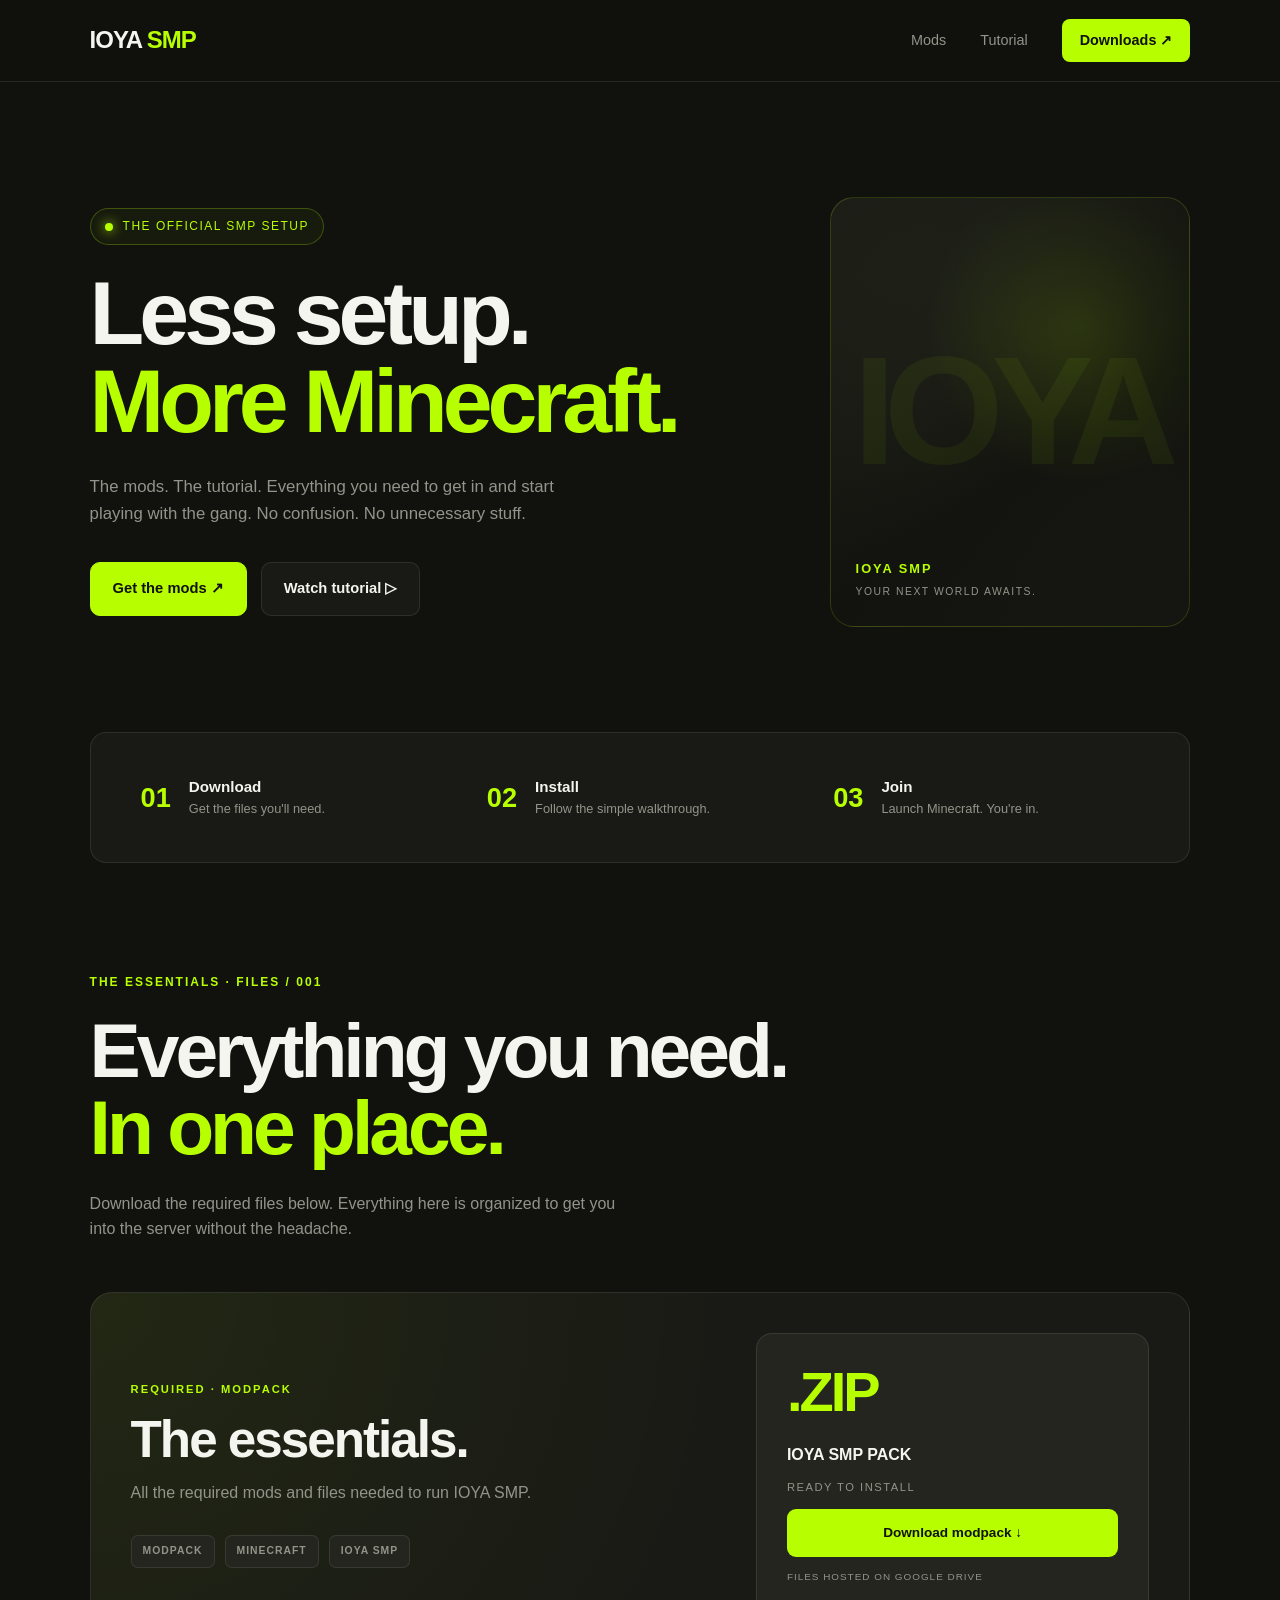
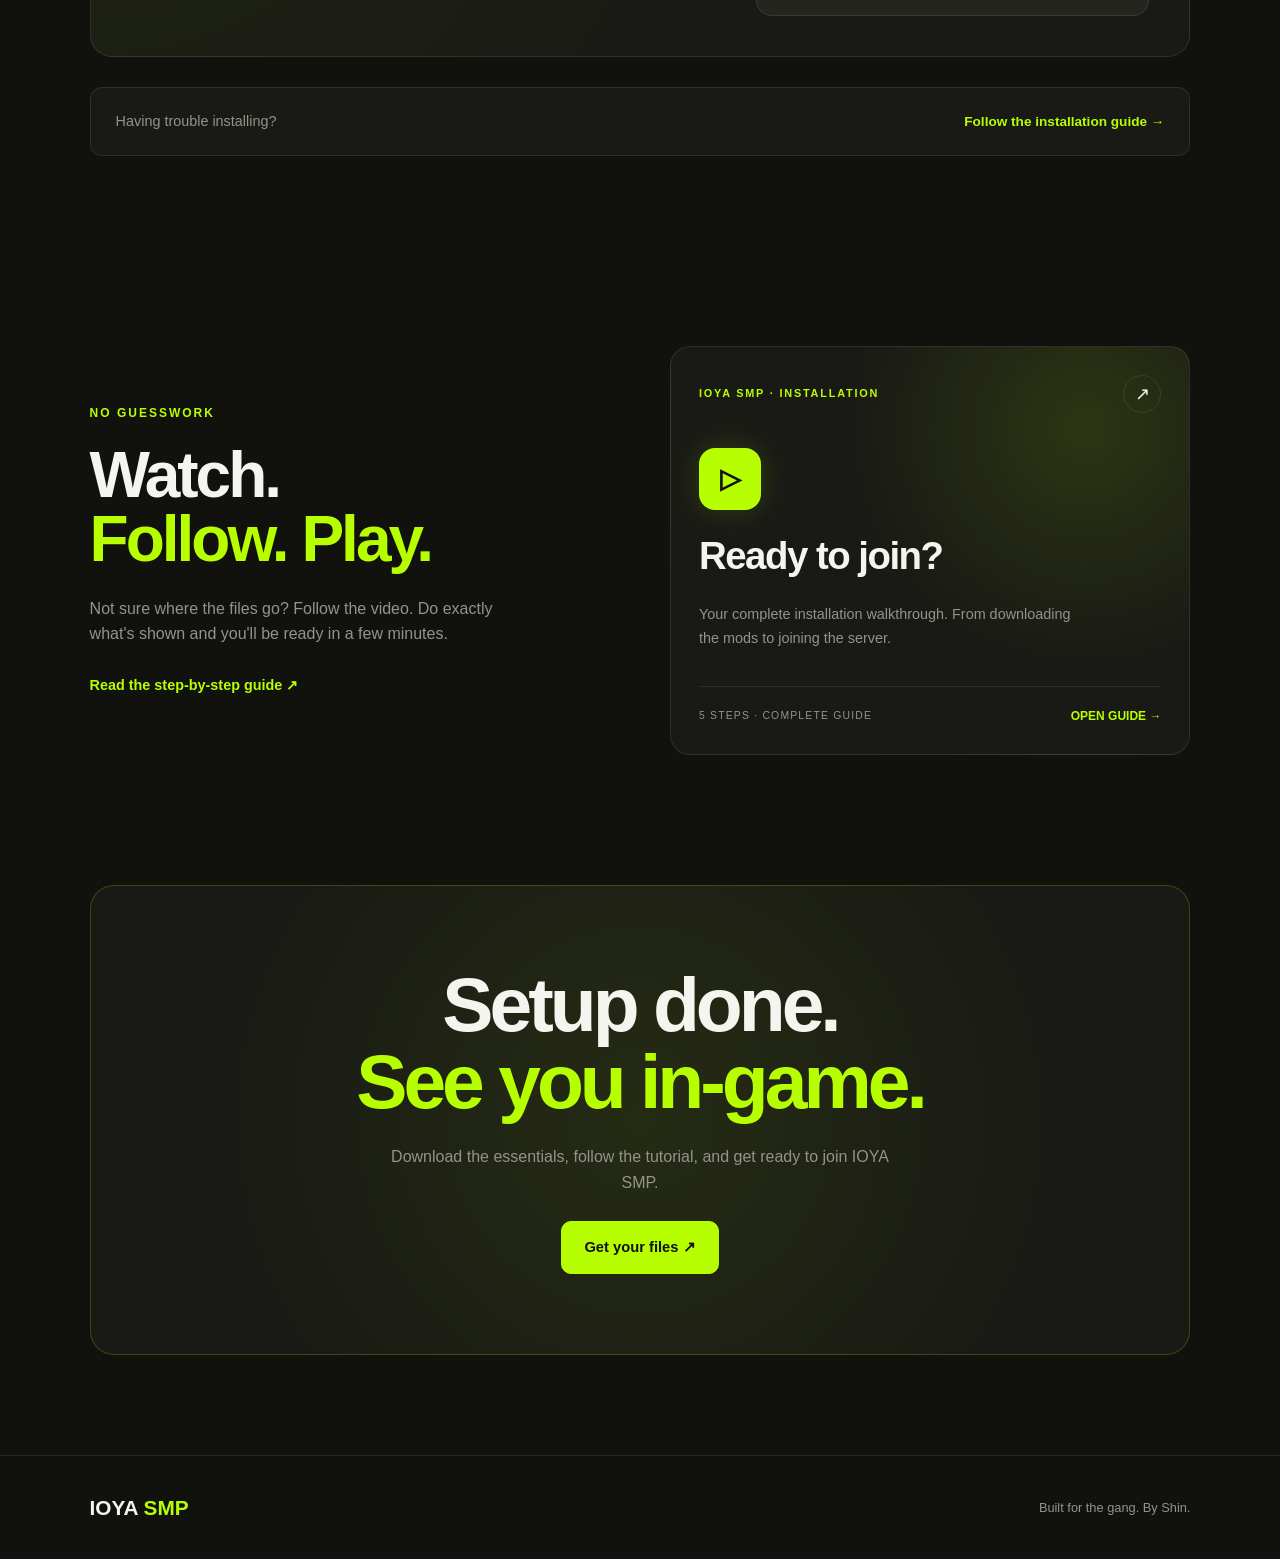
<file: 3rd IOYA mods portal/index.html>
<!DOCTYPE html>
<html lang="en">
<head>
    <meta charset="UTF-8">
    <meta name="viewport" content="width=device-width, initial-scale=1.0">
    <title>IOYA SMP Mods</title>
</head>
<body>
    <script>
        window.location.replace("html/index.html");
    </script>
</body>
</html>
</file>
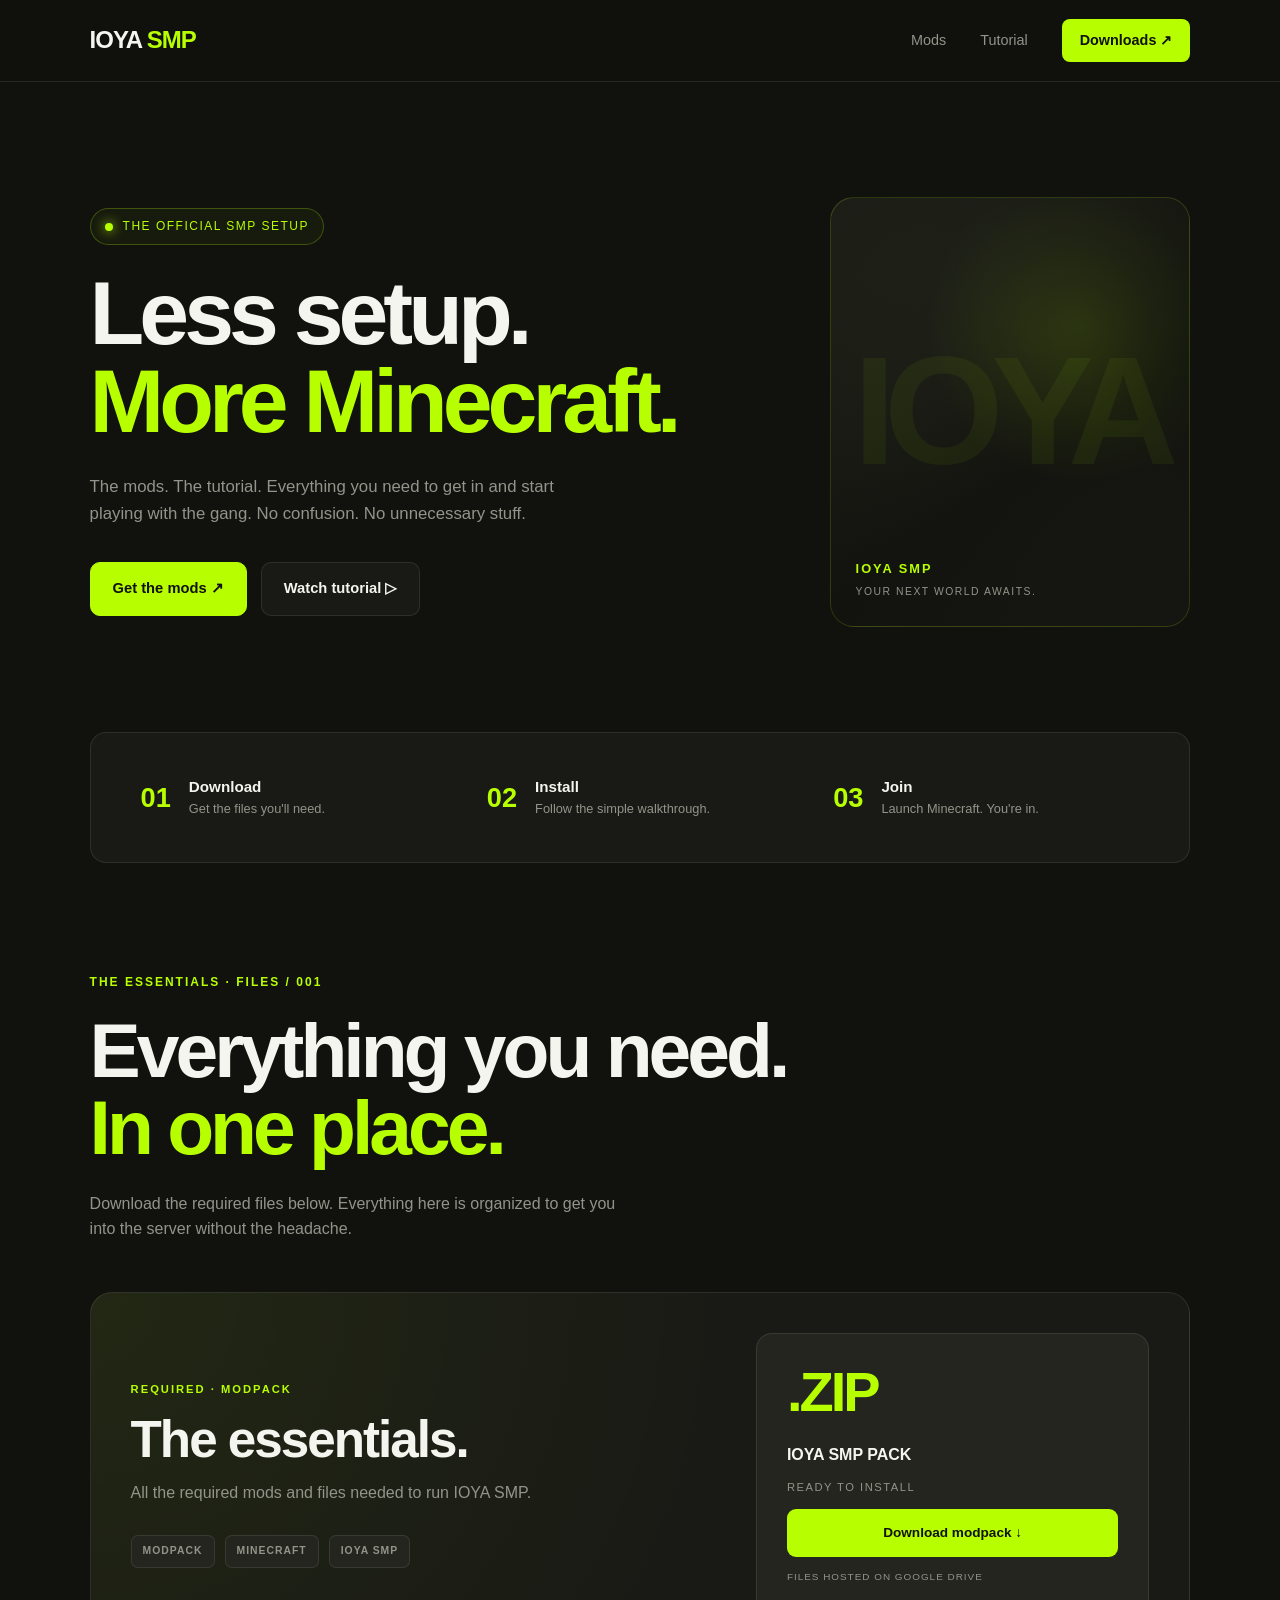
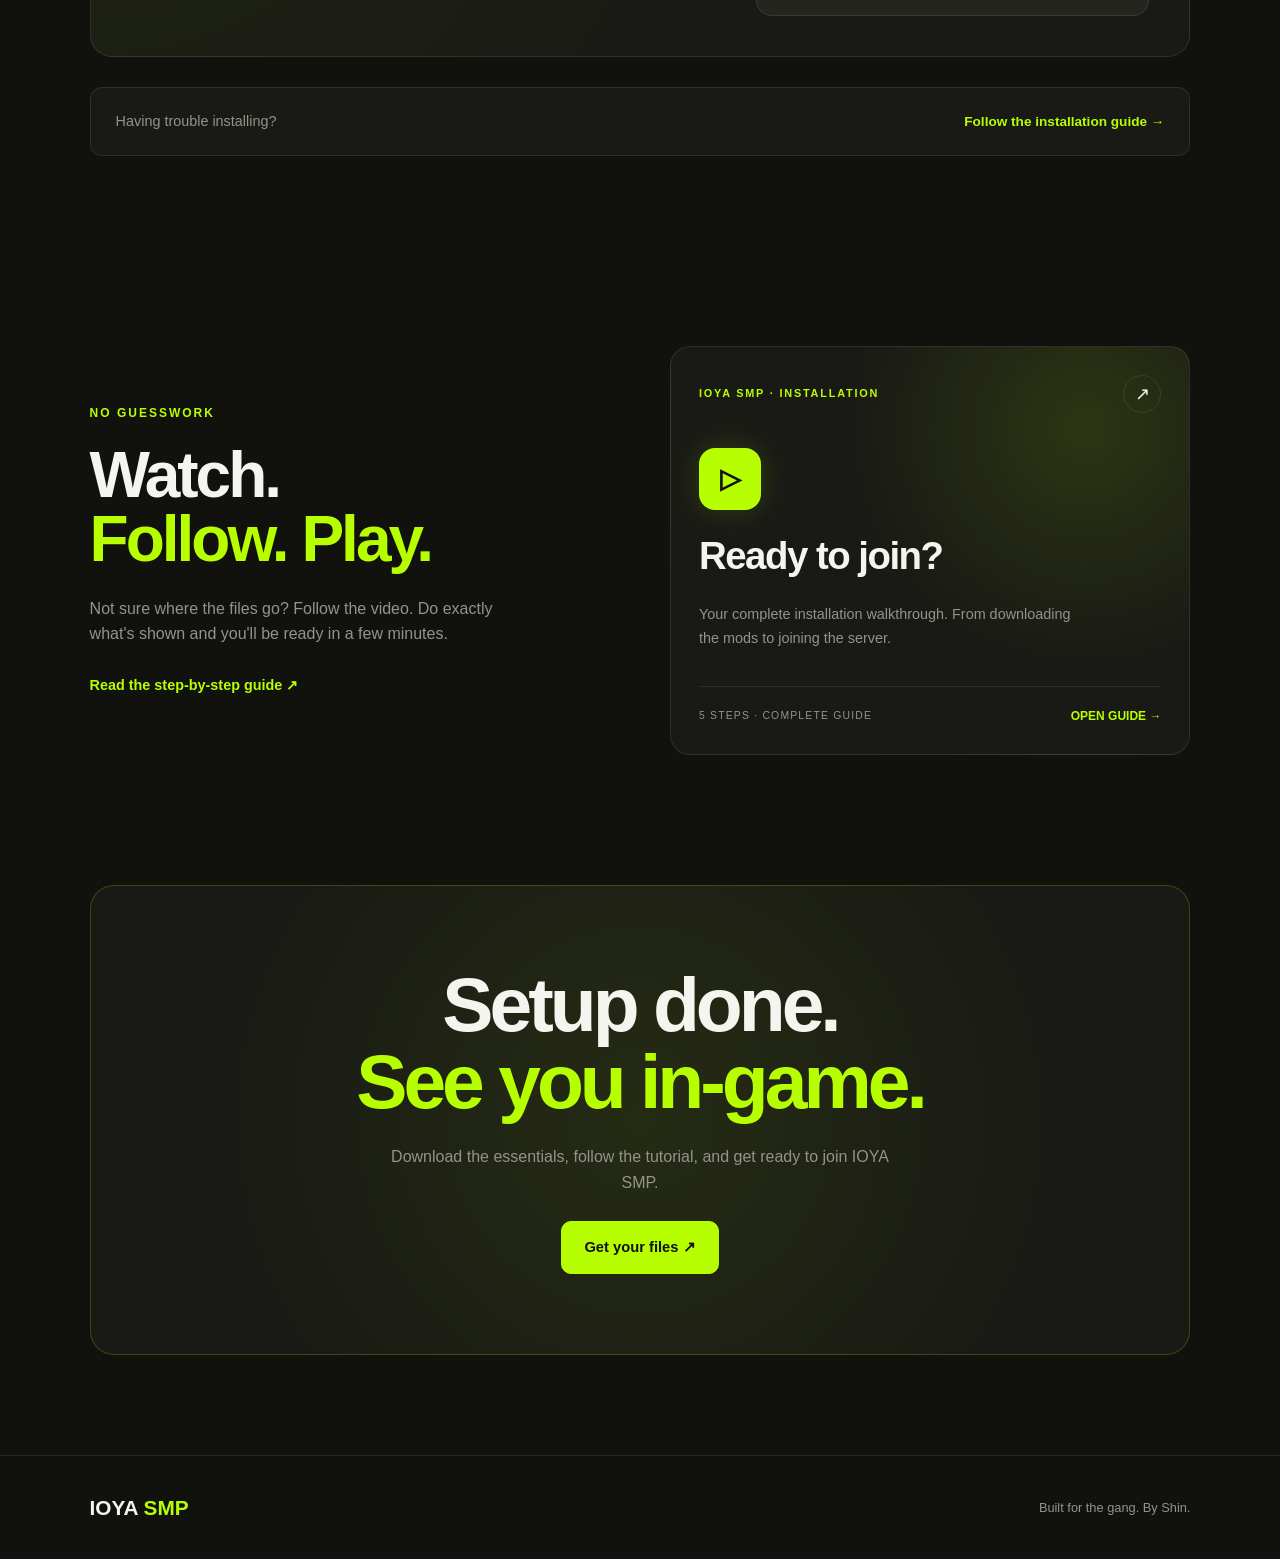
<file: 3rd IOYA mods portal/html/index.html>
<!DOCTYPE html>
<html lang="en">
<head>
    <meta charset="UTF-8">
    <meta name="viewport" content="width=device-width, initial-scale=1.0">

    <title>IOYA SMP — Get In</title>

    <link rel="stylesheet" href="../css/style.css">
</head>

<body>

    <!-- NAVIGATION -->
    <header class="navbar">

        <a href="index.html" class="logo">
            IOYA <span>SMP</span>
        </a>

        <nav class="nav-links">
            <a href="#mods">Mods</a>
            <a href="#tutorial">Tutorial</a>
            <a href="downloads.html" class="nav-cta">Downloads ↗</a>
        </nav>

    </header>


    <!-- HERO -->
    <main>

        <section class="hero" id="setup">

            <div class="hero-content">

                <div class="hero-tag">
                    <span class="status-dot"></span>
                    THE OFFICIAL SMP SETUP
                </div>

                <h1>
                    Less setup.<br>
                    <span>More Minecraft.</span>
                </h1>

                <p class="hero-description">
                    The mods. The tutorial. Everything you need
                    to get in and start playing with the gang.
                    No confusion. No unnecessary stuff.
                </p>

                <div class="hero-buttons">

                    <a href="downloads.html" class="primary-button">
                        Get the mods ↗
                    </a>

                    <a href="#tutorial" class="secondary-button">
                        Watch tutorial ▷
                    </a>

                </div>

            </div>


            <!-- HERO VISUAL -->
            <div class="hero-visual">

                <div class="visual-overlay"></div>

                <div class="visual-caption">
                    <span>IOYA SMP</span>
                    <span>YOUR NEXT WORLD AWAITS.</span>
                </div>

            </div>

        </section>


        <!-- PROCESS STRIP -->
        <section class="process-strip">

            <div class="process-item">
                <span class="process-number">01</span>
                <div>
                    <h3>Download</h3>
                    <p>Get the files you'll need.</p>
                </div>
            </div>

            <div class="process-item">
                <span class="process-number">02</span>
                <div>
                    <h3>Install</h3>
                    <p>Follow the simple walkthrough.</p>
                </div>
            </div>

            <div class="process-item">
                <span class="process-number">03</span>
                <div>
                    <h3>Join</h3>
                    <p>Launch Minecraft. You're in.</p>
                </div>
            </div>

        </section>


        <!-- MODS -->
        <section class="section mods-section" id="mods">

            <div class="section-header">

                <div class="section-number">
                    THE ESSENTIALS · FILES / 001
                </div>

                <h2>
                    Everything you need.<br>
                    <span>In one place.</span>
                </h2>

                <p>
                    Download the required files below.
                    Everything here is organized to get you
                    into the server without the headache.
                </p>

            </div>


            <!-- MOD FEATURE CARD -->
            <div class="mod-feature">

                <div class="mod-info">

                    <div class="mod-label">
                        REQUIRED · MODPACK
                    </div>

                    <h3>The essentials.</h3>

                    <p>
                        All the required mods and files needed
                        to run IOYA SMP.
                    </p>

                    <div class="mod-meta">
                        <span>MODPACK</span>
                        <span>MINECRAFT</span>
                        <span>IOYA SMP</span>
                    </div>

                </div>


                <div class="mod-actions">

                    <div class="file-symbol">.ZIP</div>

                    <span>IOYA SMP PACK</span>
                    <span>READY TO INSTALL</span>

                    <a href="downloads.html" class="download-button">
                        Download modpack ↓
                    </a>

                    <small>FILES HOSTED ON GOOGLE DRIVE</small>

                </div>

            </div>


            <div class="mods-bottom-note">

                <p>Having trouble installing?</p>

                <a href="tutorial.html">
                    Follow the installation guide →
                </a>

            </div>

        </section>


        <!-- TUTORIAL -->
        <section class="section tutorial-section" id="tutorial">

            <div class="tutorial-container">

                <div class="tutorial-content">

                    <div class="section-number">
                        NO GUESSWORK
                    </div>

                    <h2>
                        Watch.<br>
                        <span>Follow. Play.</span>
                    </h2>

                    <p>
                        Not sure where the files go?
                        Follow the video. Do exactly what's shown
                        and you'll be ready in a few minutes.
                    </p>

                    <a href="tutorial.html" class="tutorial-link">
                        Read the step-by-step guide ↗
                    </a>

                </div>


                <a href="tutorial.html" class="tutorial-guide-card">

    <div class="guide-card-top">
        <span class="guide-label">IOYA SMP · INSTALLATION</span>
        <span class="guide-arrow">↗</span>
    </div>

    <div class="guide-card-content">

        <div class="guide-icon">▷</div>

        <h3>Ready to join?</h3>

        <p>
            Your complete installation walkthrough.
            From downloading the mods to joining the server.
        </p>

    </div>

    <div class="guide-card-bottom">
        <span>5 STEPS · COMPLETE GUIDE</span>
        <span class="guide-open">OPEN GUIDE →</span>
    </div>

</a>
            </div>

        </section>


        <!-- FINAL CTA -->
        <section class="final-cta">

            <h2>
                Setup done.<br>
                <span>See you in-game.</span>
            </h2>

            <p>
                Download the essentials, follow the tutorial,
                and get ready to join IOYA SMP.
            </p>

            <a href="downloads.html" class="primary-button">
                Get your files ↗
            </a>

        </section>

    </main>


    <!-- FOOTER -->
    <footer class="footer">

        <div class="footer-brand">
            IOYA <span>SMP</span>
        </div>

        <p>Built for the gang. By Shin.</p>

    </footer>


    <!-- JAVASCRIPT -->
    <script src="../js/script.js"></script>

</body>
</html>
</file>
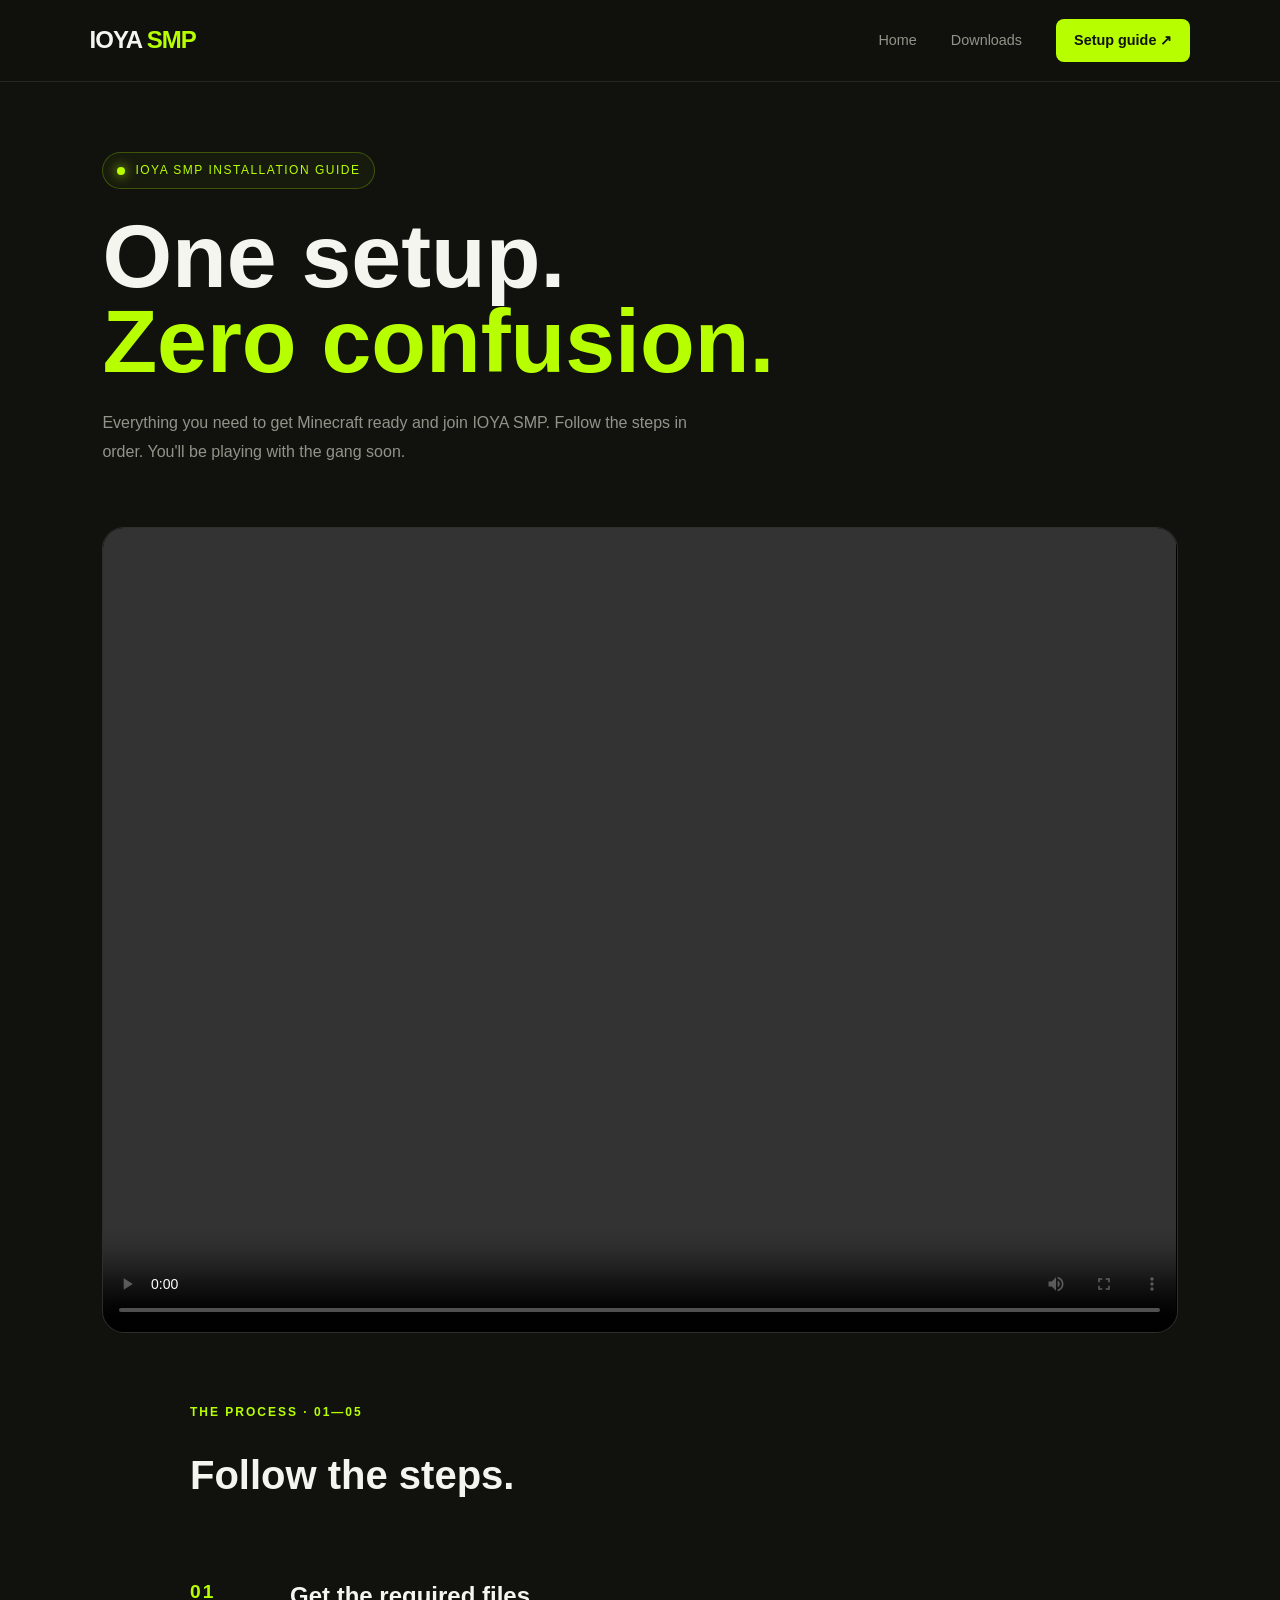
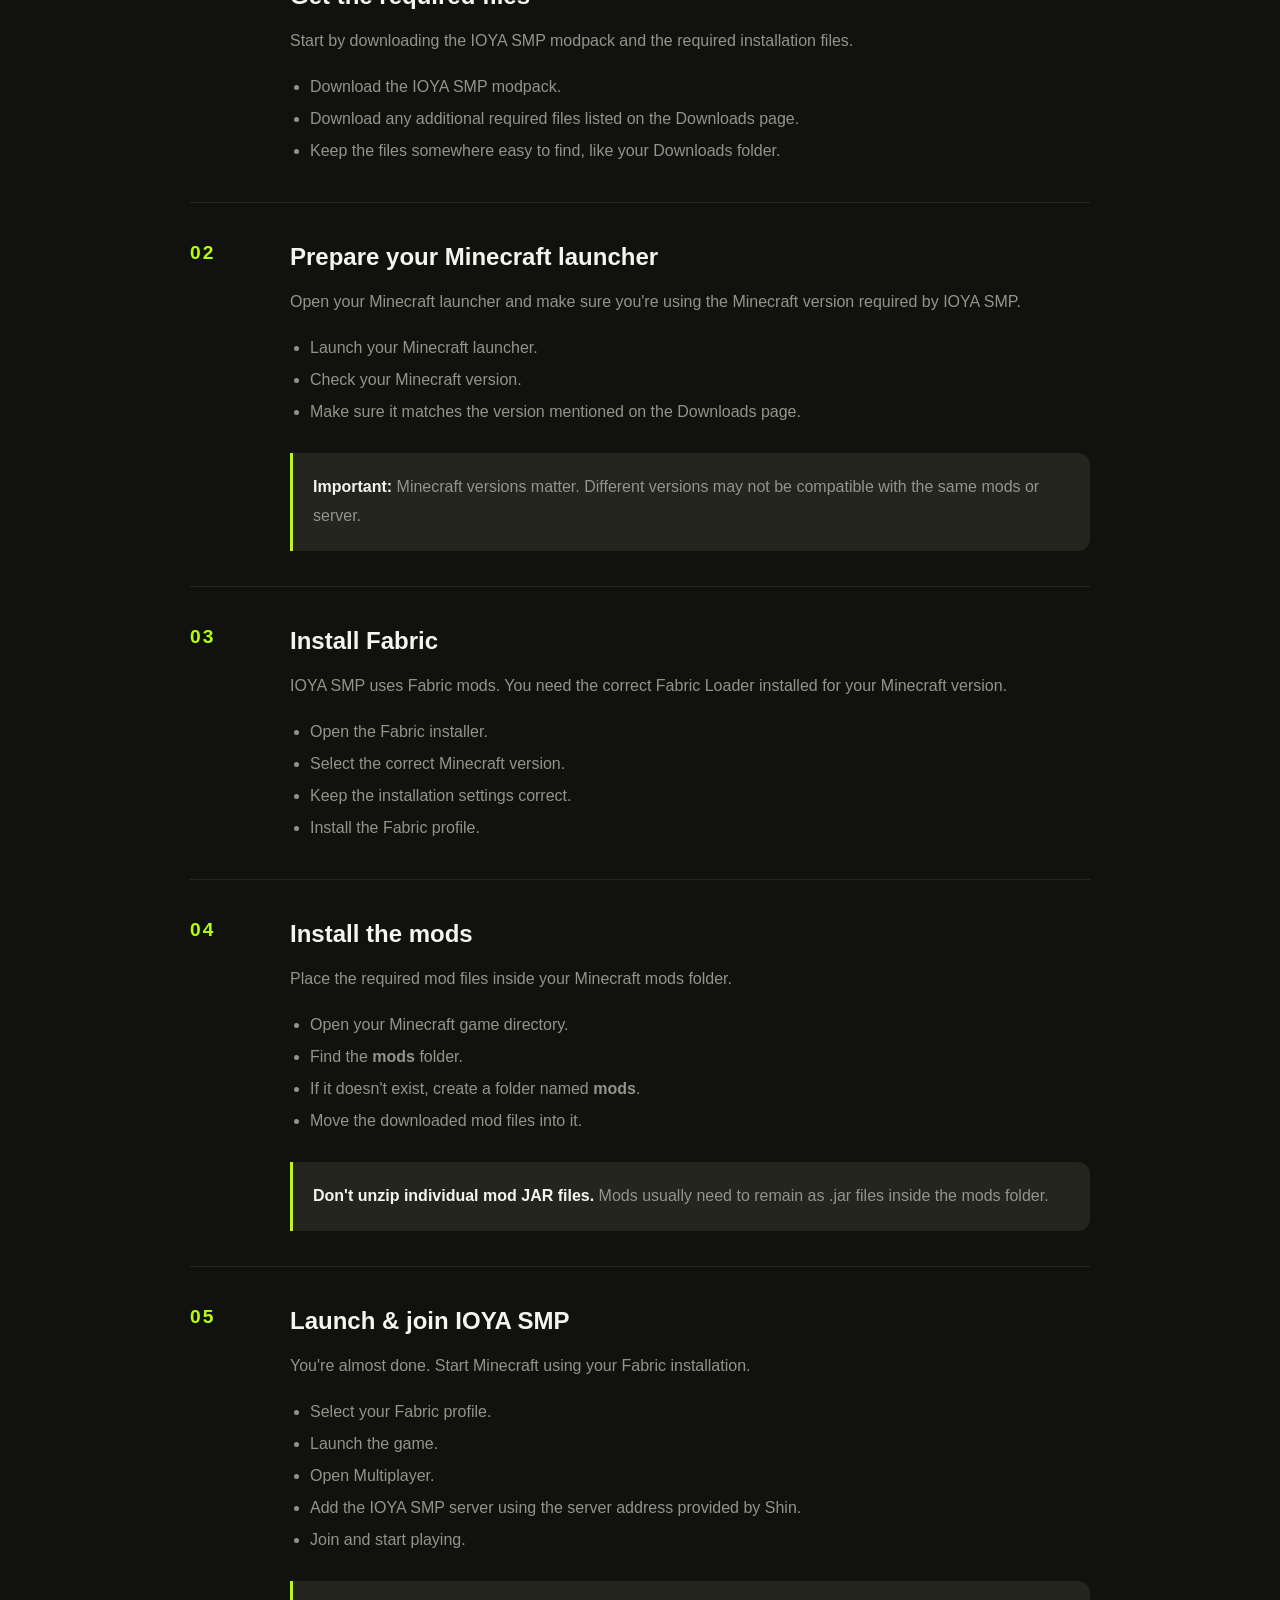
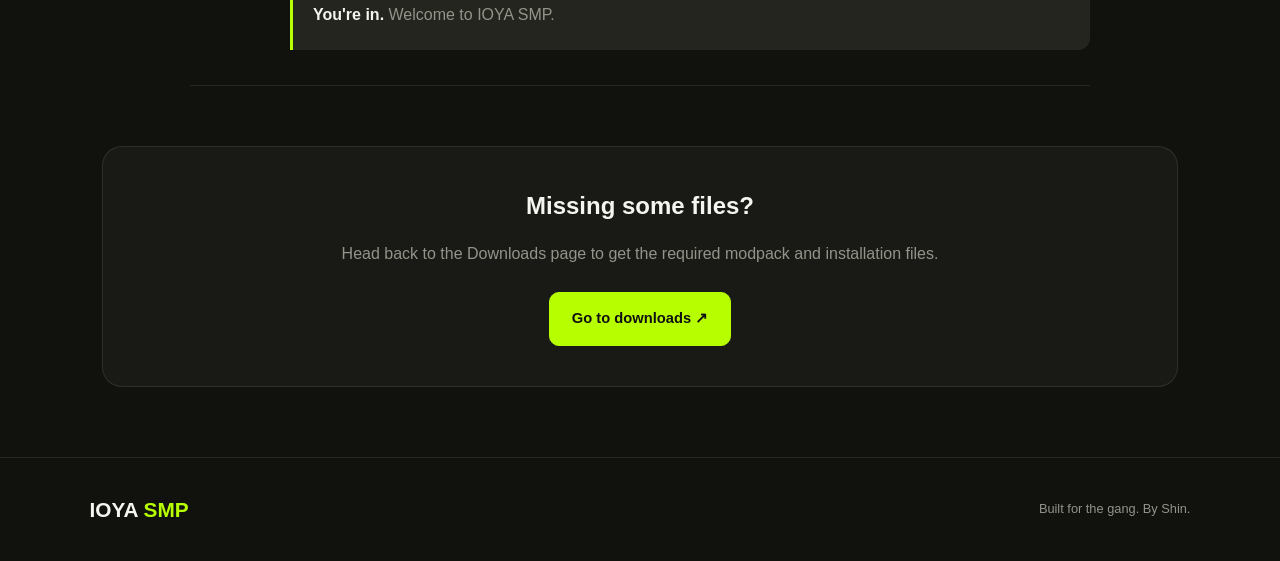
<file: 3rd IOYA mods portal/html/tutorial.html>
<!DOCTYPE html>
<html lang="en">
<head>
    <meta charset="UTF-8">
    <meta name="viewport" content="width=device-width, initial-scale=1.0">

    <title>IOYA SMP — Tutorial</title>

    <link rel="stylesheet" href="../css/style.css">

    <style>

        /* TUTORIAL PAGE */

        .tutorial-page {
            padding: 70px 8%;
        }

        .tutorial-heading {
            max-width: 850px;
            margin-bottom: 60px;
        }

        .tutorial-heading .section-number {
            margin-bottom: 20px;
        }

        .tutorial-heading h1 {
            font-size: clamp(3rem, 7vw, 6rem);
            line-height: 0.95;
            margin-bottom: 25px;
        }

        .tutorial-heading h1 span {
            color: var(--lime);
        }

        .tutorial-heading p {
            color: var(--muted);
            max-width: 600px;
            line-height: 1.8;
        }

        /* VIDEO */

        .tutorial-video {
            width: 100%;
            aspect-ratio: 4 / 3;
            background: var(--surface);
            border: 1px solid var(--border);
            border-radius: 22px;
            overflow: hidden;
            margin-bottom: 70px;
        }

        .tutorial-video video {
            width: 100%;
            height: 100%;
            object-fit: contain;
            display: block;
            background: #000;
        }

        .steps-container {
            max-width: 900px;
            margin: auto;
        }

        .steps-title {
            margin-bottom: 35px;
        }

        .steps-title h2 {
            font-size: 2.5rem;
            margin-top: 15px;
        }

        .tutorial-step {
            display: grid;
            grid-template-columns: 75px 1fr;
            gap: 25px;
            padding: 35px 0;
            border-bottom: 1px solid var(--border);
        }

        .step-number {
            color: var(--lime);
            font-size: 1.2rem;
            font-weight: 800;
            letter-spacing: 2px;
        }

        .step-content h3 {
            font-size: 1.5rem;
            margin-bottom: 12px;
        }

        .step-content p {
            color: var(--muted);
            line-height: 1.8;
            margin-bottom: 15px;
        }

        .step-content ul {
            color: var(--muted);
            line-height: 2;
            padding-left: 20px;
        }

        .tutorial-note {
            margin-top: 25px;
            padding: 20px;
            border-left: 3px solid var(--lime);
            background: var(--surface-light);
            border-radius: 0 12px 12px 0;
        }

        .tutorial-note p {
            margin: 0;
        }

        .tutorial-note strong {
            color: var(--text);
        }

        .tutorial-download {
            margin-top: 60px;
            padding: 40px;
            border: 1px solid var(--border);
            border-radius: 20px;
            background: var(--surface);
            text-align: center;
        }

        .tutorial-download h2 {
            margin-bottom: 15px;
        }

        .tutorial-download p {
            color: var(--muted);
            margin-bottom: 25px;
            line-height: 1.7;
        }

        .tutorial-download .primary-button {
            display: inline-block;
        }

        @media (max-width: 700px) {

            .tutorial-page {
                padding: 50px 6%;
            }

            .tutorial-step {
                grid-template-columns: 45px 1fr;
                gap: 15px;
            }

            .tutorial-video {
                aspect-ratio: 4 / 3;
            }

            .steps-title h2 {
                font-size: 2rem;
            }

        }

    </style>

</head>

<body>

    <!-- NAVIGATION -->

    <header class="navbar">

        <a href="index.html" class="logo">
            IOYA <span>SMP</span>
        </a>

        <nav class="nav-links">
            <a href="index.html">Home</a>
            <a href="downloads.html">Downloads</a>
            <a href="#steps" class="nav-cta">Setup guide ↗</a>
        </nav>

    </header>


    <!-- MAIN -->

    <main class="tutorial-page">


        <!-- PAGE HEADING -->

        <section class="tutorial-heading">

            <div class="hero-tag">
                <span class="status-dot"></span>
                IOYA SMP INSTALLATION GUIDE
            </div>

            <h1>
                One setup.<br>
                <span>Zero confusion.</span>
            </h1>

            <p>
                Everything you need to get Minecraft ready
                and join IOYA SMP. Follow the steps in order.
                You'll be playing with the gang soon.
            </p>

        </section>


        <!-- VIDEO -->

        <section class="tutorial-video">

            <video controls preload="metadata">
                <source src="../assets/tutorial-video.mp4" type="video/mp4">
                Your browser does not support video playback.
            </video>

        </section>


        <!-- STEPS -->

        <section class="steps-container" id="steps">


            <div class="steps-title">

                <div class="section-number">
                    THE PROCESS · 01—05
                </div>

                <h2>Follow the steps.</h2>

            </div>


            <!-- STEP 01 -->

            <div class="tutorial-step">

                <div class="step-number">01</div>

                <div class="step-content">

                    <h3>Get the required files</h3>

                    <p>
                        Start by downloading the IOYA SMP modpack
                        and the required installation files.
                    </p>

                    <ul>
                        <li>Download the IOYA SMP modpack.</li>
                        <li>Download any additional required files listed on the Downloads page.</li>
                        <li>Keep the files somewhere easy to find, like your Downloads folder.</li>
                    </ul>

                </div>

            </div>


            <!-- STEP 02 -->

            <div class="tutorial-step">

                <div class="step-number">02</div>

                <div class="step-content">

                    <h3>Prepare your Minecraft launcher</h3>

                    <p>
                        Open your Minecraft launcher and make sure
                        you're using the Minecraft version required
                        by IOYA SMP.
                    </p>

                    <ul>
                        <li>Launch your Minecraft launcher.</li>
                        <li>Check your Minecraft version.</li>
                        <li>Make sure it matches the version mentioned on the Downloads page.</li>
                    </ul>

                    <div class="tutorial-note">

                        <p>
                            <strong>Important:</strong>
                            Minecraft versions matter. Different versions
                            may not be compatible with the same mods or server.
                        </p>

                    </div>

                </div>

            </div>


            <!-- STEP 03 -->

            <div class="tutorial-step">

                <div class="step-number">03</div>

                <div class="step-content">

                    <h3>Install Fabric</h3>

                    <p>
                        IOYA SMP uses Fabric mods. You need the
                        correct Fabric Loader installed for your
                        Minecraft version.
                    </p>

                    <ul>
                        <li>Open the Fabric installer.</li>
                        <li>Select the correct Minecraft version.</li>
                        <li>Keep the installation settings correct.</li>
                        <li>Install the Fabric profile.</li>
                    </ul>

                </div>

            </div>


            <!-- STEP 04 -->

            <div class="tutorial-step">

                <div class="step-number">04</div>

                <div class="step-content">

                    <h3>Install the mods</h3>

                    <p>
                        Place the required mod files inside
                        your Minecraft mods folder.
                    </p>

                    <ul>
                        <li>Open your Minecraft game directory.</li>
                        <li>Find the <strong>mods</strong> folder.</li>
                        <li>If it doesn't exist, create a folder named <strong>mods</strong>.</li>
                        <li>Move the downloaded mod files into it.</li>
                    </ul>

                    <div class="tutorial-note">

                        <p>
                            <strong>Don't unzip individual mod JAR files.</strong>
                            Mods usually need to remain as .jar files
                            inside the mods folder.
                        </p>

                    </div>

                </div>

            </div>


            <!-- STEP 05 -->

            <div class="tutorial-step">

                <div class="step-number">05</div>

                <div class="step-content">

                    <h3>Launch & join IOYA SMP</h3>

                    <p>
                        You're almost done. Start Minecraft using
                        your Fabric installation.
                    </p>

                    <ul>
                        <li>Select your Fabric profile.</li>
                        <li>Launch the game.</li>
                        <li>Open Multiplayer.</li>
                        <li>Add the IOYA SMP server using the server address provided by Shin.</li>
                        <li>Join and start playing.</li>
                    </ul>

                    <div class="tutorial-note">

                        <p>
                            <strong>You're in.</strong>
                            Welcome to IOYA SMP.
                        </p>

                    </div>

                </div>

            </div>


        </section>


        <!-- DOWNLOAD CTA -->

        <section class="tutorial-download">

            <h2>Missing some files?</h2>

            <p>
                Head back to the Downloads page to get the
                required modpack and installation files.
            </p>

            <a href="downloads.html" class="primary-button">
                Go to downloads ↗
            </a>

        </section>


    </main>


    <!-- FOOTER -->

    <footer class="footer">

        <div class="footer-brand">
            IOYA <span>SMP</span>
        </div>

        <p>Built for the gang. By Shin.</p>

    </footer>


    <!-- JAVASCRIPT -->

    <script src="../js/script.js"></script>

</body>
</html>
</file>
<file: 3rd IOYA mods portal/css/style.css>
/* =========================================================
   IOYA SMP — DESIGN SYSTEM
   Dark • Lime • Lemon • Ruby
========================================================= */

:root {
    --bg: #11120E;
    --surface: #191A15;
    --surface-light: #24251E;

    --lime: #B7FF00;
    --lime-dark: #61751D;

    --lemon: #EFFF00;

    --ruby: #FF304F;
    --ruby-dark: #8F1D32;

    --text: #F4F5EE;
    --muted: #92948A;

    --border: rgba(255,255,255,0.09);

    --lime-glow: rgba(183,255,0,0.16);
    --lemon-glow: rgba(239,255,0,0.15);
    --ruby-glow: rgba(255,48,79,0.18);

    --radius: 18px;
    --transition: 0.25s ease;
}


/* =========================================================
   RESET
========================================================= */

* {
    margin: 0;
    padding: 0;
    box-sizing: border-box;
}

html {
    scroll-behavior: smooth;
    scroll-padding-top: 100px;
    -webkit-text-size-adjust: 100%;
}

body {
    background: var(--bg);
    color: var(--text);
    font-family: Arial, Helvetica, sans-serif;
    line-height: 1.6;
    overflow-x: hidden;
    min-width: 320px;
}

a {
    color: inherit;
    text-decoration: none;
}

button,
input {
    font: inherit;
}

button {
    cursor: pointer;
    -webkit-tap-highlight-color: transparent;
}

img,
video {
    max-width: 100%;
}

::selection {
    background: var(--lime);
    color: #111;
}


/* =========================================================
   NAVBAR
========================================================= */

.navbar {
    width: 100%;
    min-height: 82px;
    padding: 0 7%;

    display: flex;
    align-items: center;
    justify-content: space-between;
    gap: 20px;

    position: sticky;
    top: 0;
    z-index: 100;

    background: rgba(17,18,14,0.88);
    backdrop-filter: blur(18px);
    -webkit-backdrop-filter: blur(18px);

    border-bottom: 1px solid var(--border);
}

.logo {
    font-size: 1.5rem;
    font-weight: 900;
    letter-spacing: -1px;
    white-space: nowrap;
}

.logo span,
.footer-brand span {
    color: var(--lime);
}

.nav-links {
    display: flex;
    align-items: center;
    justify-content: center;
    gap: 34px;
}

.nav-links a {
    color: var(--muted);
    font-size: 0.9rem;
    transition: var(--transition);
    white-space: nowrap;
}

.nav-links a:hover {
    color: var(--lime);
}

.nav-links .nav-cta {
    color: var(--bg);
    background: var(--lime);
    padding: 10px 18px;
    border-radius: 8px;
    font-weight: 700;
}

.nav-links .nav-cta:hover {
    background: var(--lemon);
    box-shadow: 0 0 25px var(--lemon-glow);
    color: #111;
}


/* =========================================================
   HERO
========================================================= */

.hero {
    min-height: 650px;
    padding: 100px 7% 90px;

    display: flex;
    align-items: center;
    justify-content: space-between;
    gap: 60px;

    position: relative;
}

.hero-content {
    max-width: 680px;
    width: 100%;
    z-index: 2;
}

.hero-tag {
    display: inline-flex;
    align-items: center;
    gap: 10px;

    padding: 8px 14px;
    margin-bottom: 25px;

    border: 1px solid rgba(183,255,0,0.25);
    border-radius: 100px;

    color: var(--lime);
    background: rgba(183,255,0,0.04);

    font-size: 0.75rem;
    letter-spacing: 1.5px;
}

.status-dot {
    width: 8px;
    height: 8px;
    flex-shrink: 0;
    border-radius: 50%;

    background: var(--lime);
    box-shadow: 0 0 12px var(--lime);
}

.hero h1 {
    font-size: clamp(3.5rem, 7vw, 6.8rem);
    line-height: 0.98;
    letter-spacing: -5px;
    font-weight: 900;
    overflow-wrap: break-word;
}

.hero h1 span {
    color: var(--lime);
}

.hero-description {
    max-width: 500px;
    color: var(--muted);
    margin-top: 28px;
    font-size: 1.05rem;
}

.hero-buttons {
    display: flex;
    gap: 14px;
    margin-top: 35px;
    flex-wrap: wrap;
}


/* =========================================================
   BUTTONS
========================================================= */

.primary-button,
.secondary-button {
    display: inline-flex;
    align-items: center;
    justify-content: center;

    min-height: 48px;
    padding: 14px 22px;
    border-radius: 10px;

    font-size: 0.92rem;
    font-weight: 700;
    text-align: center;

    transition: var(--transition);
}

.primary-button {
    background: var(--lime);
    color: #111;
    border: 1px solid var(--lime);
}

.primary-button:hover {
    background: var(--lemon);
    transform: translateY(-3px);
    box-shadow: 0 0 30px var(--lime-glow);
}

.secondary-button {
    border: 1px solid var(--border);
    color: var(--text);
    background: var(--surface);
}

.secondary-button:hover {
    border-color: var(--lime);
    color: var(--lime);
    transform: translateY(-3px);
}


/* =========================================================
   HERO VISUAL
========================================================= */

.hero-visual {
    width: 42%;
    min-width: 320px;
    height: 430px;

    position: relative;
    overflow: hidden;

    border-radius: 24px;
    border: 1px solid rgba(183,255,0,0.15);

    background:
        radial-gradient(circle at 70% 30%, rgba(183,255,0,0.13), transparent 40%),
        linear-gradient(145deg, #292B20, #13140F 60%, #191A15);
}

.hero-visual::before {
    content: "";
    position: absolute;
    inset: 0;

    background:
        linear-gradient(90deg, transparent 49%, rgba(183,255,0,0.04) 50%, transparent 51%),
        linear-gradient(transparent 49%, rgba(183,255,0,0.04) 50%, transparent 51%);

    background-size: 40px 40px;
}

.hero-visual::after {
    content: "IOYA";
    position: absolute;

    top: 50%;
    left: 50%;

    transform: translate(-50%, -50%);

    font-size: clamp(5rem, 12vw, 10rem);
    font-weight: 900;
    letter-spacing: -12px;

    color: rgba(183,255,0,0.06);
}

.visual-overlay {
    position: absolute;
    inset: 0;

    background:
        radial-gradient(circle at center, transparent 30%, rgba(17,18,14,0.55));
}

.visual-caption {
    position: absolute;
    bottom: 25px;
    left: 25px;
    right: 25px;

    display: flex;
    flex-direction: column;
    gap: 5px;

    z-index: 2;
}

.visual-caption span:first-child {
    color: var(--lime);
    font-size: 0.8rem;
    font-weight: 800;
    letter-spacing: 2px;
}

.visual-caption span:last-child {
    color: var(--muted);
    font-size: 0.65rem;
    letter-spacing: 1.5px;
}


/* =========================================================
   PROCESS STRIP
========================================================= */

.process-strip {
    display: grid;
    grid-template-columns: repeat(3, minmax(0, 1fr));

    margin: 0 7%;
    padding: 30px;

    border: 1px solid var(--border);
    background: var(--surface);
    border-radius: 16px;
}

.process-item {
    display: flex;
    align-items: center;
    gap: 18px;

    padding: 12px 20px;
}

.process-number {
    font-size: 1.7rem;
    font-weight: 900;
    color: var(--lime);
    flex-shrink: 0;
}

.process-item h3 {
    font-size: 0.95rem;
}

.process-item p {
    color: var(--muted);
    font-size: 0.8rem;
}


/* =========================================================
   MOD LIBRARY
========================================================= */

.mod-library {
    padding: 120px 7% 80px;
}

.library-header {
    margin-bottom: 50px;
}

.section-number {
    color: var(--lime);
    font-size: 0.75rem;
    font-weight: 700;
    letter-spacing: 2px;
    margin-bottom: 20px;
}

.library-header h2 {
    font-size: clamp(3rem, 6vw, 5.5rem);
    font-weight: 900;
    line-height: 1;
    letter-spacing: -4px;
    overflow-wrap: break-word;
}

.library-header h2 span {
    color: var(--lime);
}

.library-header p {
    max-width: 550px;
    color: var(--muted);
    margin-top: 25px;
}


/* =========================================================
   SEARCH + CATEGORY FILTERS
========================================================= */

.library-controls {
    display: flex;
    flex-direction: column;
    gap: 22px;
    margin-bottom: 35px;
}

#modSearch {
    width: 100%;
    min-height: 52px;
    padding: 17px 20px;

    color: var(--text);
    background: var(--surface);

    border: 1px solid var(--border);
    border-radius: 12px;

    outline: none;
    transition: var(--transition);
}

#modSearch:focus {
    border-color: var(--lime);
    box-shadow: 0 0 0 3px var(--lime-glow);
}

#modSearch::placeholder {
    color: var(--muted);
}

/* FILTERS */

.category-filters {
    display: flex;
    align-items: center;
    gap: 10px;
    flex-wrap: wrap;
}

.filter-btn {
    min-height: 42px;
    padding: 10px 16px;

    background: var(--surface);
    border: 1px solid var(--border);
    border-radius: 8px;

    color: var(--muted);
    font-size: 0.82rem;

    transition: var(--transition);
    white-space: nowrap;
}

.filter-btn:hover {
    border-color: var(--lime-dark);
    color: var(--text);
}

.filter-btn.active {
    background: var(--lime);
    color: #111;
    border-color: var(--lime);
    font-weight: 700;
}


/* =========================================================
   SELECTION TOOLS
========================================================= */

.selection-tools {
    display: flex;
    align-items: center;
    justify-content: space-between;
    gap: 20px;

    padding: 22px;

    background: var(--surface);
    border: 1px solid var(--border);
    border-radius: 14px;

    margin-bottom: 30px;
}

.selection-info {
    display: flex;
    align-items: center;
    gap: 12px;
    flex-shrink: 0;
}

.selection-info span:first-child {
    color: var(--lime);
    font-size: 2rem;
    font-weight: 900;
}

.selection-info span:last-child {
    color: var(--muted);
    font-size: 0.7rem;
    letter-spacing: 1px;
}

.selection-buttons {
    display: flex;
    gap: 10px;
    flex-wrap: wrap;
}

.selection-buttons button {
    min-height: 42px;
    padding: 10px 14px;

    border: 1px solid var(--border);
    background: var(--surface-light);

    color: var(--text);
    border-radius: 8px;

    font-size: 0.8rem;
    transition: var(--transition);
}

.selection-buttons button:hover {
    border-color: var(--lime);
    color: var(--lime);
}


/* =========================================================
   MOD GRID
========================================================= */

.mod-grid {
    display: grid;
    grid-template-columns: repeat(3, minmax(0, 1fr));
    gap: 18px;
}


/* =========================================================
   MOD CARDS (JS GENERATED)
========================================================= */

.mod-card {
    display: flex;
    flex-direction: column;
    justify-content: space-between;
    gap: 18px;

    min-width: 0;
    min-height: 240px;
    padding: 24px;

    background: var(--surface);
    border: 1px solid var(--border);
    border-radius: var(--radius);

    position: relative;
    overflow: hidden;

    transition: var(--transition);
}

.mod-card:hover {
    transform: translateY(-5px);
    border-color: rgba(183,255,0,0.35);
    box-shadow: 0 10px 35px rgba(0,0,0,0.2);
}

.mod-card.selected {
    border-color: var(--lime);
    box-shadow: 0 0 20px var(--lime-glow);
}

.mod-card h3 {
    font-size: 1.15rem;
    font-weight: 800;
    overflow-wrap: anywhere;
}

.mod-card p {
    color: var(--muted);
    font-size: 0.85rem;
    overflow-wrap: anywhere;
}

.mod-category {
    color: var(--lime);
    font-size: 0.65rem;
    text-transform: uppercase;
    letter-spacing: 1.5px;
}

.mod-card-top {
    display: flex;
    flex-direction: column;
    gap: 10px;
    min-width: 0;
}

.mod-card-bottom {
    display: flex;
    align-items: center;
    justify-content: space-between;
    gap: 12px;
    flex-wrap: wrap;
}

.mod-badge {
    display: inline-block;
    padding: 5px 9px;
    border-radius: 6px;

    font-size: 0.65rem;
    font-weight: 700;

    background: rgba(183,255,0,0.08);
    color: var(--lime);
}

.mod-badge.optional {
    background: rgba(255,48,79,0.08);
    color: var(--ruby);
}

.mod-toggle {
    min-height: 42px;
    padding: 9px 14px;
    border-radius: 8px;

    background: var(--surface-light);
    border: 1px solid var(--border);

    color: var(--text);
    font-size: 0.78rem;
    font-weight: 700;

    transition: var(--transition);
}

.mod-toggle:hover {
    border-color: var(--lime);
}

.mod-card.selected .mod-toggle {
    background: var(--lime);
    color: #111;
    border-color: var(--lime);
}


/* =========================================================
   LIBRARY DOWNLOAD
========================================================= */

.library-download {
    display: flex;
    align-items: center;
    justify-content: space-between;
    gap: 25px;

    margin-top: 40px;
    padding: 30px;

    background:
        linear-gradient(120deg, rgba(183,255,0,0.06), transparent 70%),
        var(--surface);

    border: 1px solid rgba(183,255,0,0.2);
    border-radius: 16px;
}

.library-download h3 {
    font-size: 1.3rem;
}

.library-download p {
    color: var(--muted);
    font-size: 0.85rem;
    margin-top: 5px;
}


/* =========================================================
   TUTORIAL
========================================================= */

.tutorial-section {
    padding: 100px 7%;
}

.tutorial-container {
    display: grid;
    grid-template-columns: repeat(2, minmax(0, 1fr));
    gap: 60px;
    align-items: center;
}

.tutorial-content h2 {
    font-size: clamp(3rem, 5vw, 5rem);
    line-height: 1;
    letter-spacing: -3px;
}

.tutorial-content h2 span {
    color: var(--lime);
}

.tutorial-content p {
    color: var(--muted);
    margin: 25px 0;
    max-width: 450px;
}

.tutorial-link {
    color: var(--lime);
    font-size: 0.9rem;
    font-weight: 700;
}

.tutorial-link:hover {
    color: var(--lemon);
}

.video-placeholder {
    min-width: 0;
    height: 320px;

    display: flex;
    flex-direction: column;
    align-items: center;
    justify-content: center;
    gap: 12px;

    border-radius: 18px;
    border: 1px solid var(--border);

    background:
        radial-gradient(circle at center, rgba(183,255,0,0.08), transparent 55%),
        var(--surface);
}

.play-button {
    width: 70px;
    height: 70px;

    display: grid;
    place-items: center;

    border-radius: 50%;

    background: var(--lime);
    color: #111;

    font-size: 1.5rem;

    box-shadow: 0 0 35px var(--lime-glow);
}

.video-placeholder p {
    font-size: 0.75rem;
    font-weight: 700;
    letter-spacing: 2px;
}

.video-placeholder span {
    color: var(--muted);
    font-size: 0.65rem;
}


/* =========================================================
   FINAL CTA
========================================================= */

.final-cta {
    margin: 50px 7% 100px;
    padding: 80px 30px;

    text-align: center;

    border: 1px solid rgba(183,255,0,0.2);
    border-radius: 24px;

    background:
        radial-gradient(circle at center, rgba(183,255,0,0.08), transparent 70%),
        var(--surface);
}

.final-cta h2 {
    font-size: clamp(2.8rem, 6vw, 5rem);
    line-height: 1;
    letter-spacing: -4px;
    overflow-wrap: break-word;
}

.final-cta h2 span {
    color: var(--lime);
}

.final-cta p {
    color: var(--muted);
    margin: 25px auto;
    max-width: 500px;
}


/* =========================================================
   FOOTER
========================================================= */

.footer {
    padding: 35px 7%;

    display: flex;
    align-items: center;
    justify-content: space-between;
    gap: 20px;

    border-top: 1px solid var(--border);
}

.footer-brand {
    font-size: 1.3rem;
    font-weight: 900;
}

.footer p {
    color: var(--muted);
    font-size: 0.8rem;
}


/* =========================================================
   RESPONSIVE — LAPTOP / SMALL DESKTOP
========================================================= */

@media (max-width: 1200px) {

    .hero {
        gap: 40px;
    }

    .hero-visual {
        width: 40%;
        min-width: 260px;
    }

    .mod-grid {
        grid-template-columns: repeat(2, minmax(0, 1fr));
    }

    .process-item {
        padding: 12px;
    }

}


/* =========================================================
   RESPONSIVE — TABLETS
========================================================= */

@media (max-width: 900px) {

    .navbar {
        padding: 0 5%;
    }

    .nav-links {
        gap: 20px;
    }

    .hero {
        flex-direction: column;
        align-items: flex-start;
        padding: 80px 5% 65px;
        min-height: auto;
    }

    .hero-content {
        max-width: 100%;
    }

    .hero-visual {
        width: 100%;
        min-width: unset;
        height: 300px;
    }

    .process-strip {
        margin: 0 5%;
        padding: 20px;
    }

    .process-item {
        gap: 12px;
    }

    .tutorial-container {
        grid-template-columns: 1fr;
        gap: 35px;
    }

    .tutorial-content h2 {
        font-size: clamp(3rem, 8vw, 5rem);
    }

}


/* =========================================================
   RESPONSIVE — MOBILE
========================================================= */

@media (max-width: 650px) {

    /* NAVBAR */

    .navbar {
        min-height: 68px;
        height: auto;
        padding: 14px 5% 12px;

        flex-direction: column;
        align-items: center;
        gap: 12px;
    }

    .logo {
        font-size: 1.3rem;
    }

    .nav-links {
        width: 100%;

        display: flex;
        justify-content: center;
        align-items: center;
        flex-wrap: wrap;

        gap: 10px 18px;
    }

    .nav-links a {
        font-size: 0.78rem;
    }

    .nav-links .nav-cta {
        padding: 9px 13px;
    }


    /* HERO */

    .hero {
        padding: 65px 5% 50px;
        min-height: auto;
        gap: 35px;
    }

    .hero-tag {
        font-size: 0.65rem;
        letter-spacing: 1px;
        max-width: 100%;
    }

    .hero h1 {
        font-size: clamp(3rem, 12vw, 4rem);
        letter-spacing: -3px;
        line-height: 1;
    }

    .hero-description {
        font-size: 0.95rem;
        margin-top: 22px;
    }

    .hero-buttons {
        width: 100%;
        gap: 12px;
        margin-top: 28px;
    }

    .hero-buttons a {
        flex: 1 1 140px;
    }

    .primary-button,
    .secondary-button {
        min-height: 48px;
        padding: 13px 16px;
    }

    .hero-visual {
        height: 240px;
        border-radius: 18px;
    }

    .hero-visual::after {
        font-size: 5rem;
        letter-spacing: -6px;
    }

    .visual-caption {
        bottom: 18px;
        left: 18px;
        right: 18px;
    }


    /* PROCESS STRIP */

    .process-strip {
        grid-template-columns: 1fr;
        margin: 0 5%;
        padding: 15px;
        border-radius: 14px;
    }

    .process-item {
        padding: 13px 5px;
        gap: 15px;
    }

    .process-number {
        font-size: 1.5rem;
    }

    .process-item h3 {
        font-size: 0.9rem;
    }

    .process-item p {
        font-size: 0.76rem;
    }


    /* MOD LIBRARY */

    .mod-library {
        padding: 75px 5% 45px;
    }

    .library-header {
        margin-bottom: 35px;
    }

    .section-number {
        font-size: 0.68rem;
    }

    .library-header h2 {
        font-size: clamp(2.7rem, 11vw, 3.6rem);
        letter-spacing: -3px;
        line-height: 1.02;
    }

    .library-header p {
        font-size: 0.92rem;
        margin-top: 20px;
    }


    /* SEARCH */

    .library-controls {
        gap: 16px;
        margin-bottom: 25px;
    }

    #modSearch {
        min-height: 52px;
        padding: 15px;
        font-size: 16px;
        border-radius: 10px;
    }


    /* CATEGORY FILTERS */

    .category-filters {
        display: flex;
        flex-wrap: nowrap;
        gap: 9px;

        width: 100%;
        overflow-x: auto;
        overflow-y: hidden;

        padding: 3px 2px 12px;

        scrollbar-width: thin;
        scrollbar-color: var(--lime-dark) transparent;

        -webkit-overflow-scrolling: touch;
    }

    .filter-btn {
        flex: 0 0 auto;
        min-height: 42px;
        padding: 10px 15px;
        font-size: 0.78rem;
    }


    /* SELECTION TOOLS */

    .selection-tools {
        flex-direction: column;
        align-items: stretch;
        gap: 18px;

        padding: 18px;
        margin-bottom: 25px;
    }

    .selection-info {
        justify-content: flex-start;
    }

    .selection-info span:first-child {
        font-size: 1.8rem;
    }

    .selection-buttons {
        display: grid;
        grid-template-columns: repeat(2, minmax(0, 1fr));
        gap: 10px;
        width: 100%;
    }

    .selection-buttons button {
        min-height: 46px;
        width: 100%;
        padding: 10px;
        font-size: 0.76rem;
    }


    /* MOD GRID */

    .mod-grid {
        grid-template-columns: 1fr;
        gap: 14px;
    }

    .mod-card {
        min-height: auto;
        padding: 20px;
        gap: 20px;
        border-radius: 15px;
    }

    .mod-card h3 {
        font-size: 1.08rem;
    }

    .mod-card p {
        font-size: 0.84rem;
        line-height: 1.6;
    }

    .mod-card-bottom {
        align-items: center;
        flex-wrap: wrap;
    }

    .mod-toggle {
        min-height: 44px;
        padding: 10px 16px;
    }


    /* DOWNLOAD */

    .library-download {
        flex-direction: column;
        align-items: stretch;
        gap: 20px;

        margin-top: 30px;
        padding: 22px;
    }

    .library-download h3 {
        font-size: 1.15rem;
    }

    .library-download p {
        font-size: 0.82rem;
    }

    .library-download .primary-button {
        width: 100%;
    }


    /* TUTORIAL */

    .tutorial-section {
        padding: 65px 5%;
    }

    .tutorial-container {
        grid-template-columns: 1fr;
        gap: 30px;
    }

    .tutorial-content h2 {
        font-size: clamp(2.8rem, 11vw, 3.7rem);
        letter-spacing: -3px;
    }

    .tutorial-content p {
        font-size: 0.92rem;
        margin: 20px 0;
    }

    .video-placeholder {
        height: 230px;
        border-radius: 15px;
    }

    .play-button {
        width: 60px;
        height: 60px;
        font-size: 1.3rem;
    }


    /* FINAL CTA */

    .final-cta {
        margin: 25px 5% 60px;
        padding: 55px 18px;
        border-radius: 18px;
    }

    .final-cta h2 {
        font-size: clamp(2.4rem, 10vw, 3.3rem);
        letter-spacing: -2.5px;
        line-height: 1.05;
    }

    .final-cta p {
        font-size: 0.9rem;
        margin: 20px auto;
    }

    .final-cta .primary-button {
        width: 100%;
    }


    /* FOOTER */

    .footer {
        flex-direction: column;
        text-align: center;
        gap: 12px;

        padding: 28px 5%;
    }

    .footer-brand {
        font-size: 1.2rem;
    }

    .footer p {
        font-size: 0.75rem;
    }

}


/* =========================================================
   RESPONSIVE — SMALL PHONES
========================================================= */

@media (max-width: 400px) {

    .navbar {
        padding: 12px 4%;
    }

    .nav-links {
        gap: 9px 12px;
    }

    .nav-links a {
        font-size: 0.72rem;
    }

    .hero {
        padding: 55px 4% 40px;
    }

    .hero h1 {
        font-size: 2.8rem;
        letter-spacing: -2.5px;
    }

    .hero-buttons {
        flex-direction: column;
    }

    .hero-buttons a {
        width: 100%;
    }

    .hero-visual {
        height: 200px;
    }

    .process-strip {
        margin: 0 4%;
        padding: 12px;
    }

    .mod-library {
        padding-left: 4%;
        padding-right: 4%;
    }

    .library-header h2 {
        font-size: 2.65rem;
    }

    .selection-tools {
        padding: 15px;
    }

    .selection-buttons {
        grid-template-columns: 1fr;
    }

    .mod-card {
        padding: 17px;
    }

    .mod-card-bottom {
        flex-direction: column;
        align-items: stretch;
    }

    .mod-toggle {
        width: 100%;
    }

    .library-download {
        padding: 18px;
    }

    .tutorial-section {
        padding-left: 4%;
        padding-right: 4%;
    }

    .tutorial-content h2 {
        font-size: 2.75rem;
    }

    .final-cta {
        margin-left: 4%;
        margin-right: 4%;
        padding: 45px 15px;
    }

    .final-cta h2 {
        font-size: 2.45rem;
    }

}


/* =========================================================
   TOUCH DEVICE IMPROVEMENTS
========================================================= */

@media (hover: none) and (pointer: coarse) {

    .primary-button:hover,
    .secondary-button:hover,
    .mod-card:hover {
        transform: none;
    }

    .mod-toggle,
    .filter-btn,
    .selection-buttons button,
    .primary-button,
    .secondary-button {
        -webkit-tap-highlight-color: transparent;
    }

}


/* =========================================================
   REDUCED MOTION
========================================================= */

@media (prefers-reduced-motion: reduce) {

    *,
    *::before,
    *::after {
        scroll-behavior: auto !important;
        transition-duration: 0.01ms !important;
        animation-duration: 0.01ms !important;
        animation-iteration-count: 1 !important;
    }

}



/* =========================================================
   HOMEPAGE MODS SECTION — CURRENT HTML
========================================================= */

.section {
    padding: 110px 7% 80px;
}

.mods-section {
    position: relative;
}

.section-header {
    max-width: 850px;
    margin-bottom: 50px;
}

.section-header h2 {
    font-size: clamp(3rem, 6vw, 5.5rem);
    font-weight: 900;
    line-height: 1;
    letter-spacing: -4px;
    overflow-wrap: break-word;
}

.section-header h2 span {
    color: var(--lime);
}

.section-header p {
    max-width: 550px;
    color: var(--muted);
    margin-top: 25px;
}


/* FEATURE CARD */

.mod-feature {
    display: grid;
    grid-template-columns: 1.2fr 0.8fr;
    gap: 35px;

    padding: 40px;

    background:
        radial-gradient(
            circle at 0% 0%,
            rgba(183,255,0,0.06),
            transparent 55%
        ),
        var(--surface);

    border: 1px solid var(--border);
    border-radius: 22px;

    overflow: hidden;
}


/* MOD INFORMATION */

.mod-info {
    display: flex;
    flex-direction: column;
    justify-content: center;
    gap: 15px;
}

.mod-label {
    color: var(--lime);
    font-size: 0.7rem;
    font-weight: 800;
    letter-spacing: 2px;
}

.mod-info h3 {
    font-size: clamp(2rem, 4vw, 3.5rem);
    font-weight: 900;
    line-height: 1;
    letter-spacing: -2px;
}

.mod-info p {
    max-width: 450px;
    color: var(--muted);
}

.mod-meta {
    display: flex;
    flex-wrap: wrap;
    gap: 10px;
    margin-top: 15px;
}

.mod-meta span {
    padding: 7px 11px;

    border: 1px solid var(--border);
    border-radius: 7px;

    background: var(--surface-light);

    color: var(--muted);
    font-size: 0.65rem;
    font-weight: 700;
    letter-spacing: 1px;
}


/* FILE / DOWNLOAD AREA */

.mod-actions {
    display: flex;
    flex-direction: column;
    align-items: flex-start;
    justify-content: center;
    gap: 12px;

    padding: 30px;

    background: var(--surface-light);
    border: 1px solid var(--border);
    border-radius: 16px;
}

.file-symbol {
    color: var(--lime);
    font-size: 3.5rem;
    font-weight: 900;
    letter-spacing: -3px;
    line-height: 1;
    margin-bottom: 10px;
}

.mod-actions > span:first-of-type {
    font-size: 1rem;
    font-weight: 800;
}

.mod-actions > span:nth-of-type(2) {
    color: var(--muted);
    font-size: 0.7rem;
    letter-spacing: 1.5px;
}

.download-button {
    display: inline-flex;
    align-items: center;
    justify-content: center;

    width: 100%;
    min-height: 48px;
    padding: 13px 18px;

    background: var(--lime);
    color: #11120E;

    border-radius: 9px;

    font-size: 0.85rem;
    font-weight: 800;
    text-align: center;

    transition: var(--transition);
}

.download-button:hover {
    background: var(--lemon);
    transform: translateY(-3px);
    box-shadow: 0 0 25px var(--lime-glow);
}

.mod-actions small {
    color: var(--muted);
    font-size: 0.62rem;
    letter-spacing: 1px;
}


/* BOTTOM NOTE */

.mods-bottom-note {
    display: flex;
    align-items: center;
    justify-content: space-between;
    flex-wrap: wrap;
    gap: 15px;

    margin-top: 30px;
    padding: 22px 25px;

    background: var(--surface);
    border: 1px solid var(--border);
    border-radius: 12px;
}

.mods-bottom-note p {
    color: var(--muted);
    font-size: 0.9rem;
}

.mods-bottom-note a {
    color: var(--lime);
    font-weight: 700;
    font-size: 0.85rem;
    transition: var(--transition);
}

.mods-bottom-note a:hover {
    color: var(--lemon);
}


/* RESPONSIVE */

@media (max-width: 900px) {

    .mod-feature {
        grid-template-columns: 1fr;
        gap: 25px;
    }

    .mod-actions {
        padding: 25px;
    }

}


@media (max-width: 650px) {

    .section {
        padding: 75px 5% 45px;
    }

    .section-header {
        margin-bottom: 35px;
    }

    .section-header h2 {
        font-size: clamp(2.7rem, 11vw, 3.6rem);
        letter-spacing: -3px;
        line-height: 1.02;
    }

    .section-header p {
        font-size: 0.92rem;
        margin-top: 20px;
    }

    .mod-feature {
        padding: 22px;
        gap: 22px;
        border-radius: 16px;
    }

    .mod-info h3 {
        font-size: 2.3rem;
    }

    .mod-actions {
        padding: 20px;
    }

    .mods-bottom-note {
        flex-direction: column;
        align-items: flex-start;
        padding: 20px;
    }

    .mods-bottom-note a {
        font-size: 0.82rem;
    }

}


@media (max-width: 400px) {

    .section {
        padding-left: 4%;
        padding-right: 4%;
    }

    .mod-feature {
        padding: 17px;
    }

    .mod-actions {
        padding: 17px;
    }

}

/* =========================================================
   HOMEPAGE — INSTALLATION GUIDE CARD
========================================================= */

.tutorial-guide-card {
    display: flex;
    flex-direction: column;
    justify-content: space-between;

    min-width: 0;
    min-height: 320px;
    height: 100%;

    padding: 28px;

    position: relative;
    overflow: hidden;

    background:
        radial-gradient(
            circle at 80% 20%,
            rgba(183,255,0,0.12),
            transparent 45%
        ),
        var(--surface);

    border: 1px solid var(--border);
    border-radius: 20px;

    transition: var(--transition);
}


/* TOP */

.guide-card-top {
    display: flex;
    align-items: center;
    justify-content: space-between;
    gap: 12px;
}

.guide-label {
    color: var(--lime);
    font-size: 0.68rem;
    font-weight: 800;
    letter-spacing: 1.8px;
}

.guide-arrow {
    width: 38px;
    height: 38px;

    display: grid;
    place-items: center;

    border: 1px solid var(--border);
    border-radius: 50%;

    color: var(--text);
    font-size: 1.1rem;

    transition: var(--transition);
}


/* CENTER CONTENT */

.guide-card-content {
    display: flex;
    flex-direction: column;
    align-items: flex-start;
    gap: 15px;

    margin: 35px 0;
}

.guide-icon {
    width: 62px;
    height: 62px;

    display: grid;
    place-items: center;

    background: var(--lime);
    color: var(--bg);

    border-radius: 16px;

    font-size: 1.7rem;
    font-weight: 900;

    box-shadow: 0 0 30px var(--lime-glow);
}

.guide-card-content h3 {
    font-size: clamp(1.7rem, 3vw, 2.5rem);
    font-weight: 900;
    letter-spacing: -1.5px;
}

.guide-card-content p {
    max-width: 380px;

    color: var(--muted);
    font-size: 0.9rem;
    line-height: 1.7;
}


/* BOTTOM */

.guide-card-bottom {
    display: flex;
    align-items: center;
    justify-content: space-between;
    flex-wrap: wrap;
    gap: 12px;

    padding-top: 20px;

    border-top: 1px solid var(--border);
}

.guide-card-bottom > span:first-child {
    color: var(--muted);
    font-size: 0.65rem;
    letter-spacing: 1.2px;
}

.guide-open {
    color: var(--lime);
    font-size: 0.75rem;
    font-weight: 800;
}


/* HOVER */

.tutorial-guide-card:hover {
    transform: translateY(-5px);
    border-color: rgba(183,255,0,0.4);

    box-shadow:
        0 10px 35px rgba(0,0,0,0.2),
        0 0 25px var(--lime-glow);
}

.tutorial-guide-card:hover .guide-arrow {
    background: var(--lime);
    color: var(--bg);
    border-color: var(--lime);
    transform: rotate(45deg);
}

.tutorial-guide-card:hover .guide-open {
    color: var(--lemon);
}


/* MOBILE */

@media (max-width: 650px) {

    .tutorial-guide-card {
        min-height: 270px;
        padding: 22px;
        border-radius: 16px;
    }

    .guide-card-content {
        margin: 25px 0;
    }

    .guide-card-content h3 {
        font-size: 1.8rem;
    }

    .guide-card-content p {
        font-size: 0.85rem;
    }

    .guide-card-bottom {
        gap: 10px;
    }

}
</file>
